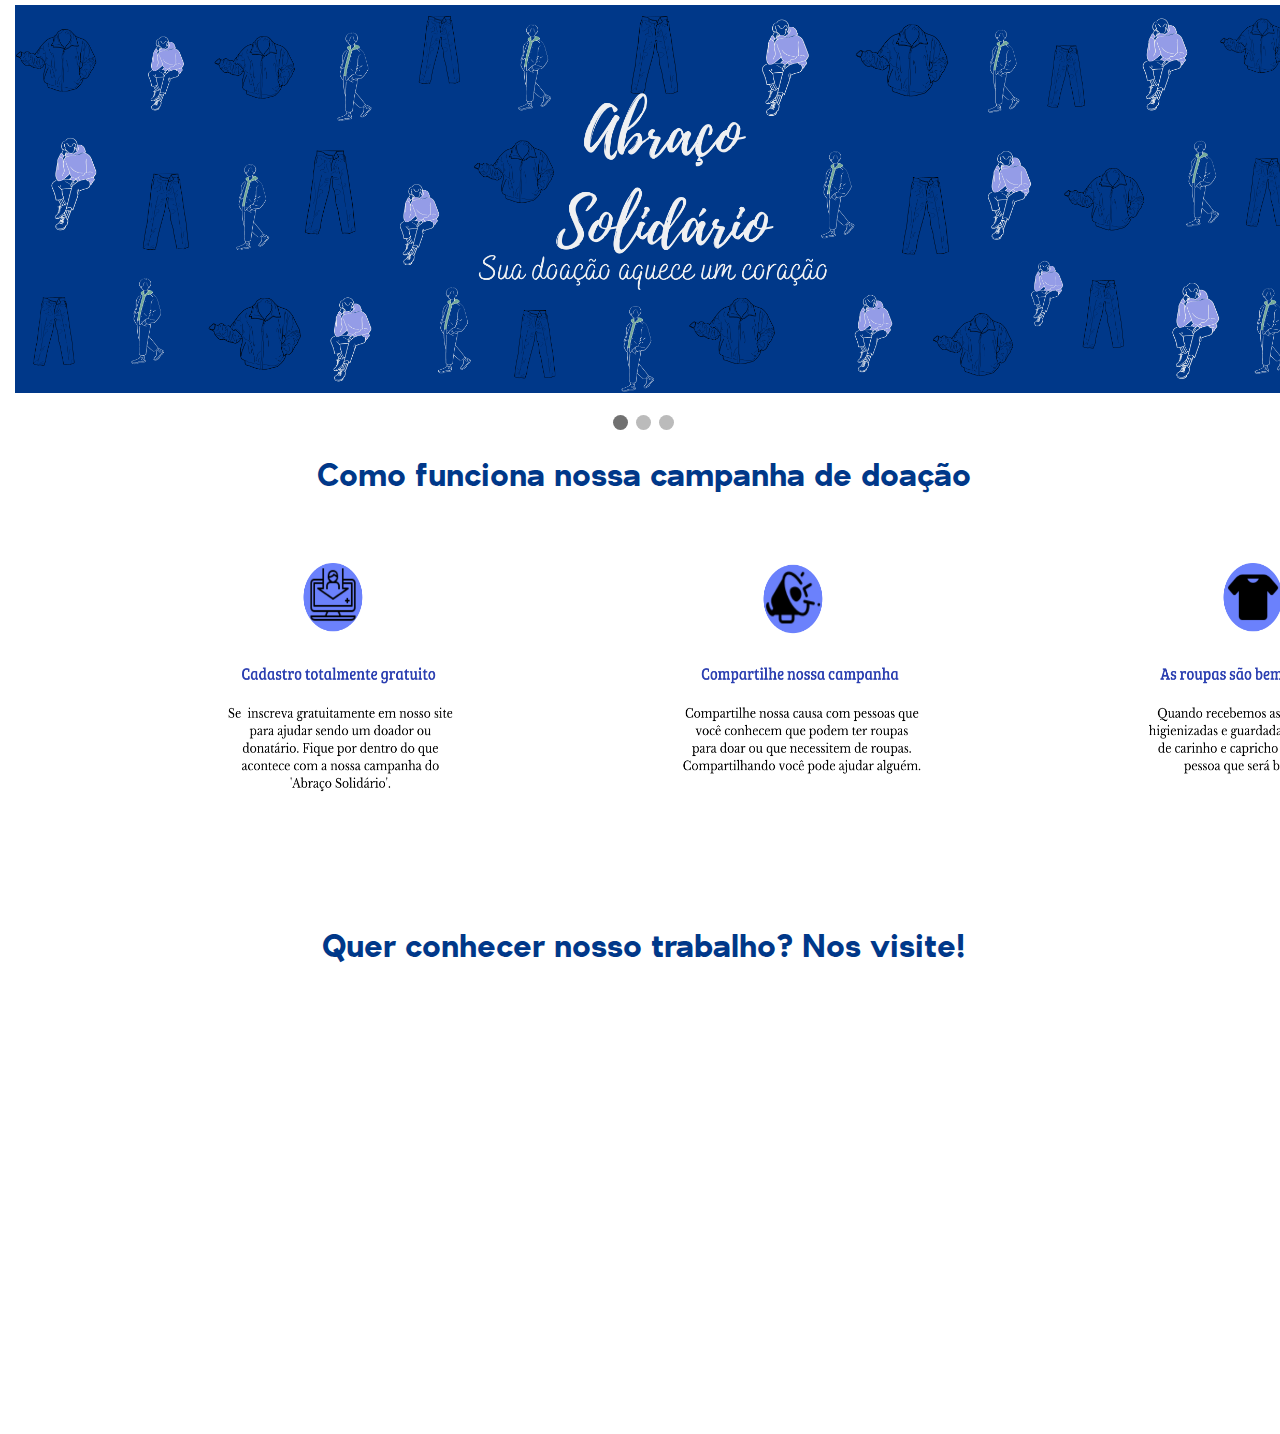
<file: banner.html>
<!DOCTYPE html>
<html lang="pt-br">



  <head>

    <meta charset="utf-8">
     <meta name="viewport" content="width-device-width, initial-scale=1.0">
     <link rel="stylesheet" type="text/css" href="" media="screen"> 
 
      <title></title>



<style type="text/css">
  
@font-face {
  font-family: "Antapani";
  src: url("fontes/Antapani-ExtraBold.otf");
}

@font-face {
  font-family: "Nunito";
  src: url("fontes/Nunito-Regular.ttf");
}


body {

margin-left: 15px;
margin-top: 5px;

}

#visita {
    font-family: "Antapani";
}

#banner {


  margin-top: -100px;
  margin-left: -1%;
}

#icones {


display: flex;
width: 500%;
margin-left: 7%;

}

#titulo {
    font-family: "Antapani";
}


h1 {

   color:#003889;

}


* {box-sizing:border-box}

/* Slideshow container */
.slideshow-container {
  max-width: 1000px;
  position: relative;
  margin: auto;
}

/* Hide the images by default */
.mySlides {
  display: none;
}

/* Next & previous buttons */
.prev, .next {
  cursor: pointer;
  position: absolute;
  top: 50%;
  width: auto;
  margin-top: -22px;
  padding: 16px;
  color: white;
  font-weight: bold;
  font-size: 18px;
  transition: 0.6s ease;
  border-radius: 0 3px 3px 0;
  user-select: none;
}

/* Position the "next button" to the right */
.next {
  right: 0;
  border-radius: 3px 0 0 3px;
}

/* On hover, add a black background color with a little bit see-through */
.prev:hover, .next:hover {
  background-color: rgba(0,0,0,0.8);
}

/* Caption text */
.text {
  color: #f2f2f2;
  font-size: 15px;
  padding: 8px 12px;
  position: absolute;
  bottom: 8px;
  width: 100%;
  text-align: center;
}

/* Number text (1/3 etc) */
.numbertext {
  color: #f2f2f2;
  font-size: 12px;
  padding: 8px 12px;
  position: absolute;
  top: 0;
}

/* The dots/bullets/indicators */
.dot {
  cursor: pointer;
  height: 15px;
  width: 15px;
  margin: 0 2px;
  background-color: #bbb;
  border-radius: 50%;
  display: inline-block;
  transition: background-color 0.6s ease;
}

.active, .dot:hover {
  background-color: #717171;
}

/* Fading animation */
.fade {
  -webkit-animation-name: fade;
  -webkit-animation-duration: 1.5s;
  animation-name: fade;
  animation-duration: 1.5s;
}

@-webkit-keyframes fade {
  from {opacity: .4}
  to {opacity: 1}
}

@keyframes fade {
  from {opacity: .4}
  to {opacity: 1}
}





form {


margin-left: 30px;

}

</style>







</head>






        <body>



<!-- Slideshow container -->
  <!-- Full-width images with number and caption text -->
  <div class="mySlides fade">
    <div class="numbertext"></div>
    <img src="imagens/index 1.png" style="width: 103%">
    <div class="text"></div>
  </div>

  <div class="mySlides fade">
    <div class="numbertext"></div>
    <img src="imagens/index 2.png" style="width: 103%">
    <div class="text"></div>
  </div>

  <div class="mySlides fade">
    <div class="numbertext"></div>
    <img src="imagens/index 3.png" style="width: 103%" >
    <div class="text"></div>
  </div>


  <!-- Next and previous buttons -->
  <a class="prev" onclick="plusSlides(-1)">&#10094;</a>
  <a class="next" onclick="plusSlides(1)">&#10095;</a>
</div>
<br>

<!-- The dots/circles -->
<div style="text-align:center">
  <span class="dot" onclick="currentSlide(1)"></span>
  <span class="dot" onclick="currentSlide(2)"></span>
  <span class="dot" onclick="currentSlide(3)"></span>
 
</div>



<script type="text/javascript">
  


var slideIndex = 1;
showSlides(slideIndex);

// Next/previous controls
function plusSlides(n) {
  showSlides(slideIndex += n);
}

// Thumbnail image controls
function currentSlide(n) {
  showSlides(slideIndex = n);
}

function showSlides(n) {
  var i;
  var slides = document.getElementsByClassName("mySlides");
  var dots = document.getElementsByClassName("dot");
  if (n > slides.length) {slideIndex = 1}
  if (n < 1) {slideIndex = slides.length}
  for (i = 0; i < slides.length; i++) {
      slides[i].style.display = "none";
  }
  for (i = 0; i < dots.length; i++) {
      dots[i].className = dots[i].className.replace(" active", "");
  }
  slides[slideIndex-1].style.display = "block";
  dots[slideIndex-1].className += " active";
}



</script>









       
        



          <div id="titulo">

 
              <center><h1>Como funciona nossa campanha de doação</h1></center>

 
           </div>

           <br>

        

      <div id="icones">
         
          <img src="imagens/cadastro1.png" width="460" height="300" id="cadastro">

          
            <img  src="imagens/compartilhe.png" width="460"  height="300" id="compartilhe" >

           
          <img src="imagens/roupadoacao.png" width="460" height="300" id="roupa" >

       </div>


     
         <br>
         <br>
         <br>
         <br>


         <center>

            <h1 id="visita">Quer conhecer nosso trabalho? Nos visite!</h1>

            <br>
            <br>

        <div>


      <iframe src="https://www.google.com/maps/embed?pb=!1m18!1m12!1m3!1d916.1807891530266!2d-46.746684009211144!3d-23.289506986024076!2m3!1f0!2f0!3f0!3m2!1i1024!2i768!4f13.1!3m3!1m2!1s0x94cee6d2c047d017%3A0x32f661385dff2f49!2sEtec%20de%20Francisco%20Morato!5e0!3m2!1spt-BR!2sbr!4v1636809968230!5m2!1spt-BR!2sbr" width="1000" height="400" style="border:0;" allowfullscreen="" loading="lazy"></iframe>

        </div>

        <center>


  
       </body>



</html>
</file>
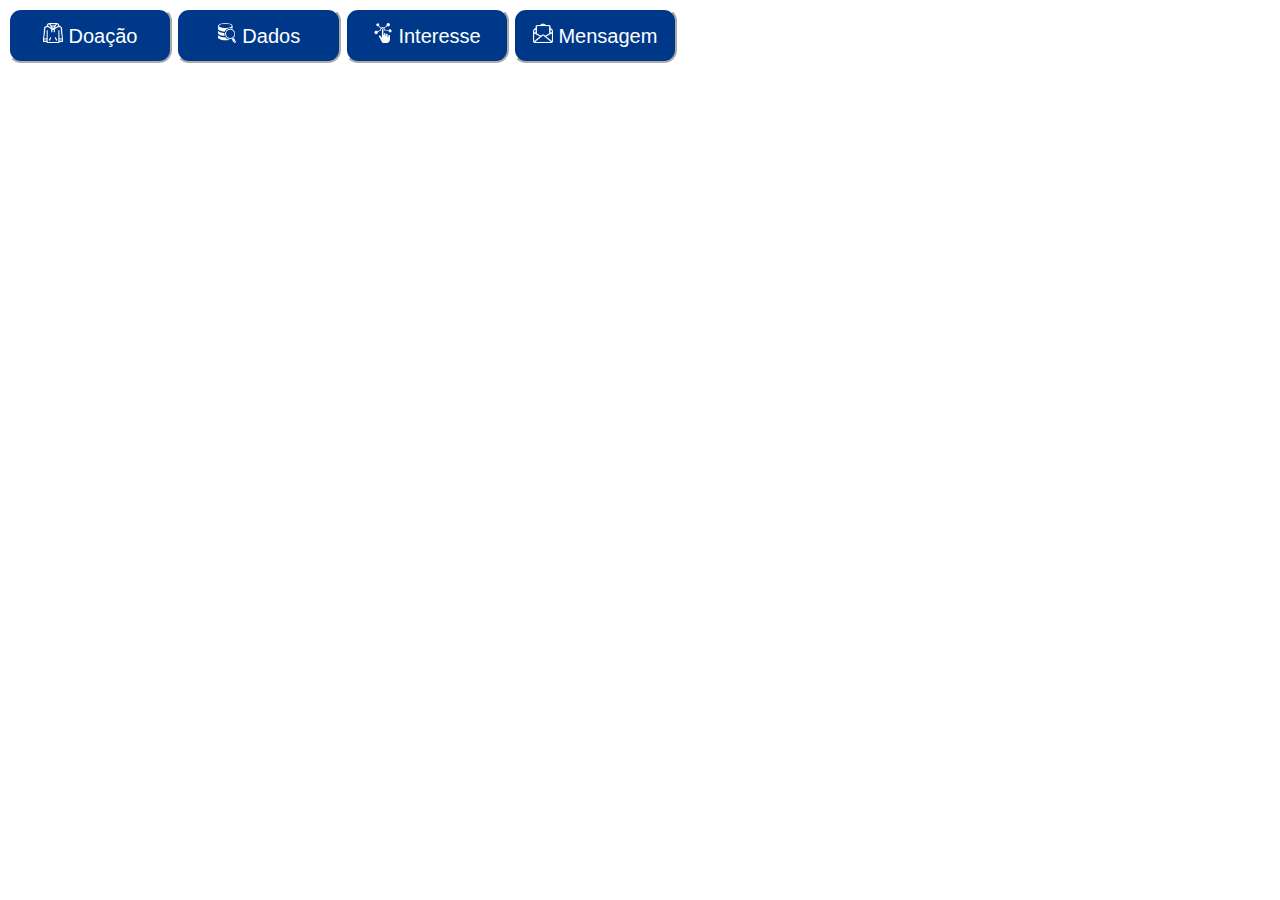
<file: botoes.html>
<!DOCTYPE html>
<html>
<head>
	<meta charset="utf-8">
	<title></title>

	<style type="text/css">
		.doação{
			width: 13%;
			height: 55px;
			background-color: #003889;
			color: white;
			border-radius: 13px;
			font-size: 20px;
			font-family: sans-serif;
			border-color: white;


		}

		.dados{
			width: 13%;
			height: 55px;
			background-color: #003889;
			color: white;
			border-radius: 13px;
			font-size: 20px;
			font-family: sans-serif;
			border-color: white;
		}

		.interesse{
			width: 13%;
			height: 55px;
			background-color: #003889;
			color: white;
			border-radius: 13px;
			font-size: 20px;
			font-family: sans-serif;
			border-color: white;
		}

		.mensagem{
			width: 13%;
			height: 55px;
			background-color: #003889;
			color: white;
			border-radius: 13px;
			font-size: 20px;
			font-family: sans-serif;
			border-color: white;
		}


	</style>
</head>
<body>

	<button class="doação"><img src="imagens/moletom-com-capuz.png" width="20px"; height="20px">     Doação</button>

	<button class="dados"><img src="imagens/pesquisando-dados-no-banco-de-dados.png" width="20px"; height="20px">     Dados</button>

	<button class="interesse"><img src="imagens/interativo.png" width="20px"; height="20px">     Interesse</button>

	<button class="mensagem"><img src="imagens/mensagem.png" width="20px"; height="20px">     Mensagem</button>

</body>
</html>
</file>
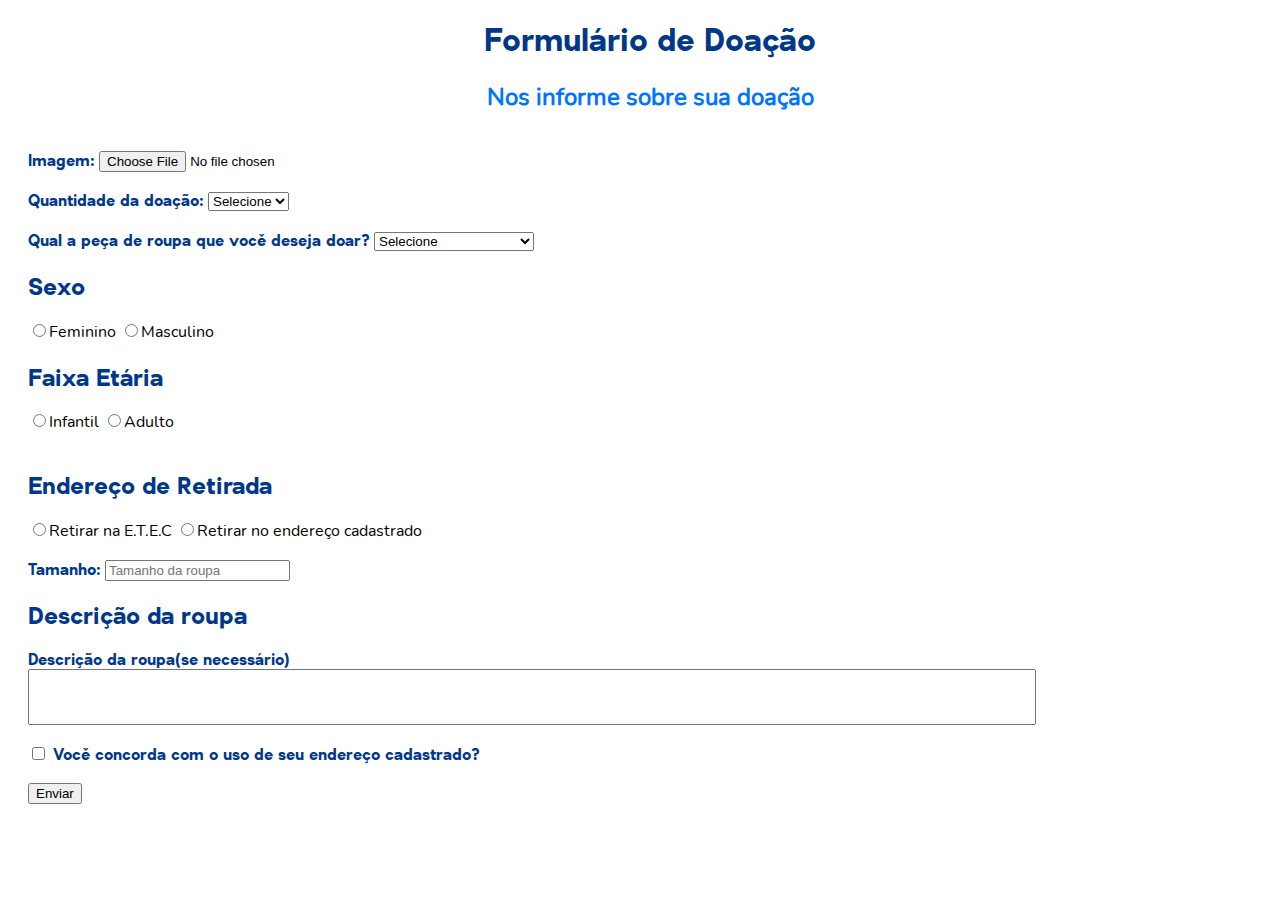
<file: formdoacao.html>
<!DOCTYPE html>
<html lang="pt-br">
<head>
	<style type="text/css">
		@font-face { 
			font-family:"Antapani";
			src: url("fontes/Antapani-ExtraBold.otf");
		}
		
		@font-face { 
			font-family: "Nunito";
			src: url("fontes/Nunito-Regular.ttf");
		}

		#titulo {
			font-family: "Antapani";
			color: #003889;
			text-align: center;
		}

		#subtitulo {
			font-family: "Nunito";
			text-align: center;
			color: #0074FF;
		}

		label {
			font-family:"Antapani";
			color: #003889;
		}

		h2 {
			font-family:"Antapani";
			color: #003889;
		}

		.fonte2 {
			font-family:"Nunito";
		}

		#geral {
			margin-left: 20px;
		}


	</style>
	<meta charset="utf-8">
	<meta name="viewport" content="width-device-width, initial-scale=1.0">
	

	<title>Abraço Solidário - Doação</title>
</head>
<body>
	<div id="geral">
		<div class="campo">


		<h1 id="titulo">Formulário de Doação</h1>
		<h2 id="subtitulo">Nos informe sobre sua doação</h2>
		<br>

		</div class="campo">



		<form>





		<div class="campo">
			
		<label for="imagem"><strong>Imagem:</strong></label>
		<input type="file" name="imagem" id="imagem" required>

		</div class="campo">

		<br>

		<div class="campo">


		<label for= "quantidade"><strong>Quantidade da doação:</strong></label>
			<span class="fonte2">
					<select name="quantidade" required="required">
					<option selected="selected" value="">Selecione</option>
					<option value="1">1</option>
					<option value="2">2</option>
					<option value="3">3</option>
					<option value="4">4</option>
					<option value="5">5</option>
					<option value="6">6</option>
					<option value="7">7</option>
					<option value="8">8</option>
					<option value="9">9</option>
					<option value="10">10</option>
					<option value="11">11</option>
					<option value="12">12</option>
					<option value="13">13</option>
					<option value="14">14</option>
					<option value="15">15</option>
					<option value="16">16</option>
					<option value="17">17</option>
					<option value="18">18</option>
					<option value="19">19</option>
					<option value="20">20</option>

					</select>
			</span>

				
					<div class="campo">

				</div class="campo">

					<br>
					
				<div class="campo">


				<label for= "tipo"><strong>Qual a peça de roupa que você deseja doar?</strong></label>
				<span class="fonte2">
					<select name="quantidade" required="required">
						<option selected="selected" value="">Selecione</option>
						<option value=1>Camiseta</option>
						<option value=2>Shorts</option>
						<option value=3>Calça moletom</option>
						<option value=4>Calça jeans</option>
						<option value=5>Camiseta manga longa</option>
						<option value=6>Blusa de moletom</option>
				
					</select>
				</span>
			<div class ="campo">    
					

					<h2>Sexo</h2>
					<span class="fonte2">
						<input type="radio" name="sexo" value=1>Feminino
						<input type="radio" name="sexo" value=2>Masculino
					</span>

					
				</div class="campo">

				<div class="campo">


					<h2>Faixa Etária</h2>
					<span class="fonte2">
						<input type="radio" name="faixa_etaria" value=1>Infantil
						<input type="radio" name="faixa_etaria" value=2>Adulto
					</span>

					
				</div class="campo">



				<br>



				</div class="campo">
				
				<h2>Endereço de Retirada</h2>

				<span class="fonte2">
					<input type="radio" name="retirada" value=1>Retirar na E.T.E.C
					<input type="radio" name="retirada" value=2>Retirar no endereço cadastrado
				</span>

			
				

				</div class="campo">

				
				<br>

				<div class="campo">
					
					<label for="tamanho"><strong>Tamanho:</strong></label>
					<input type="text" name="tamanho" id="tamanho" placeholder="Tamanho da roupa">
					
					<br>



					</div class="campo">


					<h2>Descrição da roupa</h2>

				<label for="descricao"><strong>Descrição da roupa(se necessário)</strong>
				<input type="text" name="descricao" id="descricao" style="height:50px; width:1000px">

				<br>   



				

				<br>
			
					<label for="autorizacao">
					<input type="checkbox" name="newsletter" id="autorizacao" required>
					<strong>Você concorda com o uso de seu endereço cadastrado?</strong></label>




					
					<div class="campo">
					<br>
			
		<button class="botao" type="submit" value ="Enviar">Enviar</button>




		</form>
	</div>
</body>
</html>
</file>
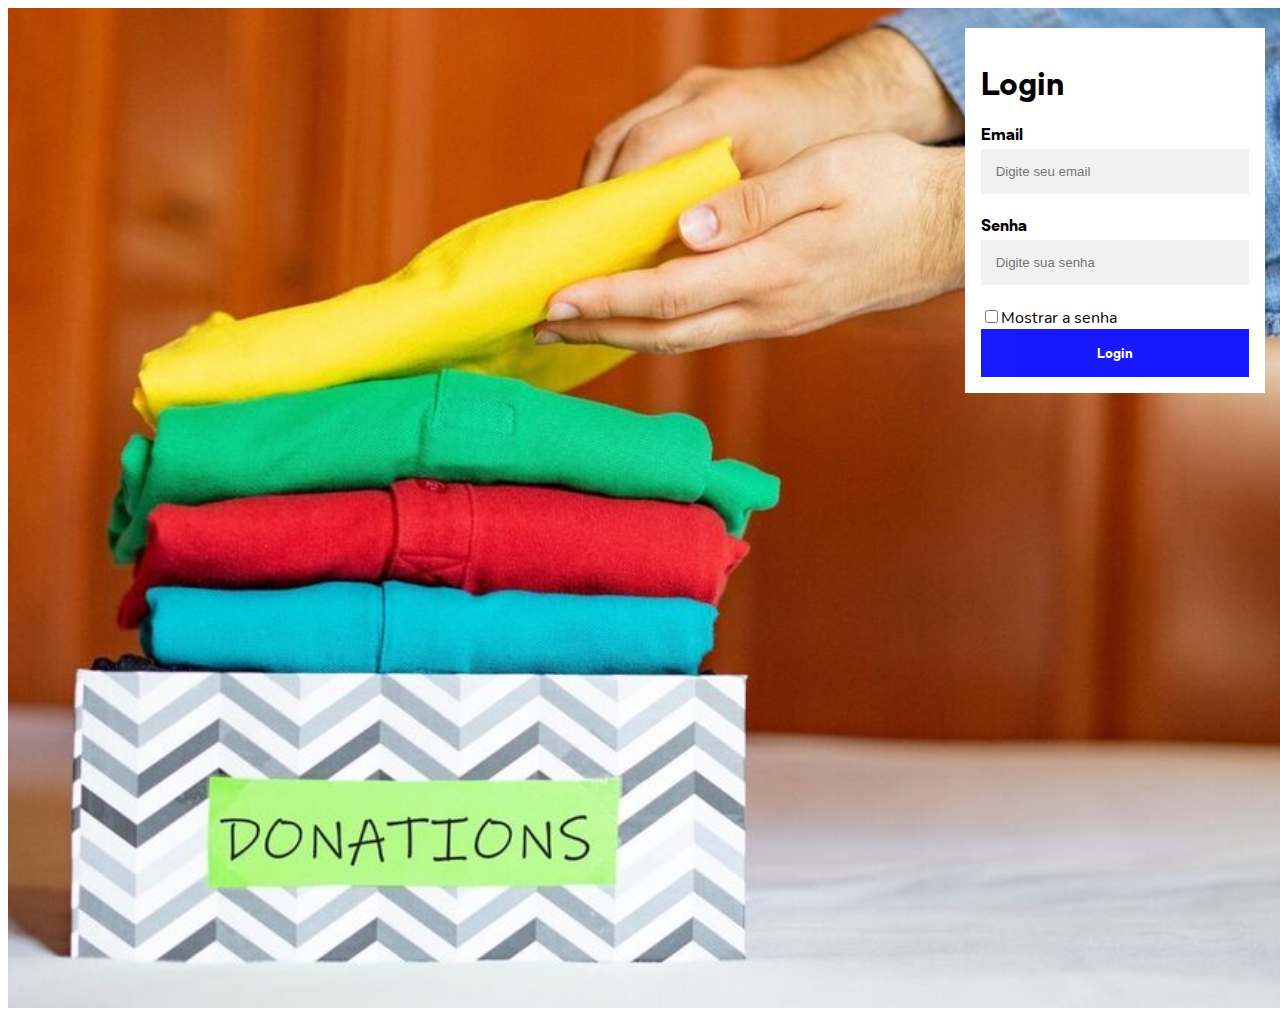
<file: login.html>
<!DOCTYPE>
<html>
  <head>
    <style type="text/css">
      {
        height: 100%;
      }
    
      * {
        box-sizing: border-box;
      }
      
      @font-face {
        font-family: "Antapani";
        src: url("fontes/Antapani-ExtraBold.otf");
      }

      @font-face {
        font-family: "Nunito";
        src: url("fontes/Nunito-Regular.ttf");
      }

      h1 { 
        font-family: "Antapani";
      }

      label {
        font-family: "Antapani";
      }
    
      .bg-img {
        /* The image used */
        background-image: url("imagens/fundo 2_.jpg");
    
        /* Control the height of the image */
        min-height: 1000px;
    
        /* Center and scale the image nicely */
        background-position: center;
        background-repeat: no-repeat;
        background-size: cover;
        position: relative;
        width: 101%;
      }
    
      /* Add styles to the form container */
      .container {
        position: absolute;
        right: 0;
        margin: 20px;
        max-width: 300px;
        padding: 16px;
        background-color: white;
      }
    
      /* Full-width input fields */
      input[type=text],
      input[type=password] {
        width: 100%;
        padding: 15px;
        margin: 5px 0 22px 0;
        border: none;
        background: #f1f1f1;
      }
    
      input[type=text]:focus,
      input[type=password]:focus {
        background-color: #ddd;
        outline: none;
      }
    
      /* Set a style for the submit button */
      .btn {
        background-color: blue;
        color: white;
        padding: 16px 20px;
        border: none;
        cursor: pointer;
        width: 100%;
        opacity: 0.9;
        font-family: "Antapani";
      }

      #show-senha {
        font-family: "Nunito";
      }
    
      .btn:hover {
        opacity: 1;
      }
    </style>


    <script type="text/javascript">
      function myFunction() {
        var x = document.getElementById("senha");
        if (x.type === "password") {
          x.type = "text";
        } else {
          x.type = "password";
        }
      }
    </script>
  </head>
  <body>
    <div class="bg-img">
      <form action="backend/validlogin.php" method="POST" class="container">
        <h1>Login</h1>
    
        <label for="email"><b>Email</b></label>
        <input type="text" name="login" required="required" placeholder="Digite seu email">
    
        <label for="psw"><b>Senha</b></label>
        <input type="password" name="senha" id="senha" required placeholder="Digite sua senha">
        <span id="show-senha">
          <input type="checkbox" onclick="myFunction()">Mostrar a senha</input>
        </span>
        
    
        <button type="submit" class="btn">Login</button>
      </form>
    </div>
  </body>
</html>
</file>
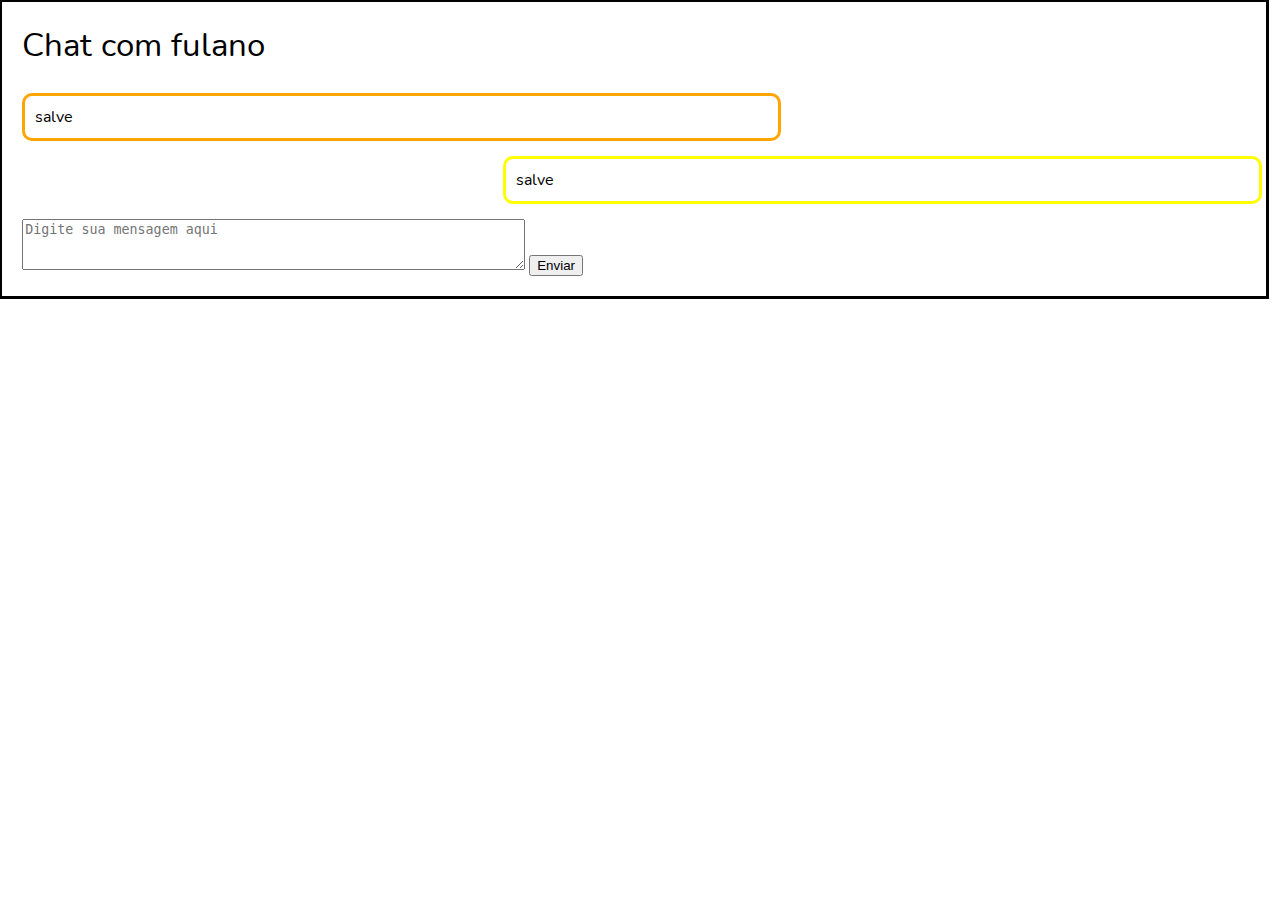
<file: mensagem.html>
<!DOCTYPE html>
<html>
    <head>
        <style type="text/css">

            @font-face{
                font-family: "Antapani";
                src: url("../fontes/Nunito-Regular.ttf");
            }

            #geral{
                width: 100%;
                border-style: solid;
                border-color: black;
                padding-top: 20px;
                padding-bottom: 20px;
                margin-top: -9px;
                margin-left: -9px;
            }

            #fonte{
                font-family: "Antapani";
            }

            #titulo{
                margin-left: 1.6%;
                margin-bottom: 25px;
                font-size: 25pt;
            }

            #msg-1{
                width: 58%;
                margin-left: 1.6%;
                border-style: solid;
                border-color: orange;
                margin-bottom: 15px;
                border-radius: 10px;
                padding-left: 10px;
                padding-top: 10px;
                padding-bottom: 10px;
                padding-right: 10px;
            }


            #msg-2{
                width: 58%;
                margin-left: 39.6%;
                border-style: solid;
                border-color: yellow;
                margin-bottom: 15px;
                padding-right: 10px;
                padding-left: 10px;
                padding-top: 10px;
                border-radius: 10px;
                padding-bottom: 10px;
            }

            #submit{
                margin-left: 1.6%;
            }
        </style>
    </head>
    <body>
        <span id="fonte">
            <div id="geral">
                <div id="titulo">
                    Chat com fulano
                </div>
                <div id="msg-1">
                    salve
               </div>
               <div id="msg-2">
                    salve
               </div>
            <div id="submit">
                <form method="POST" action="backend/enviar.php">
                    <textarea name="mensagem" placeholder="Digite sua mensagem aqui" id="textbox" required="required" cols="60" rows="3" width="100%"></textarea>
                    <input type="submit" value="Enviar" id="botao">
                </form>
            </div>
        </span>
    </body>
</html>
</file>
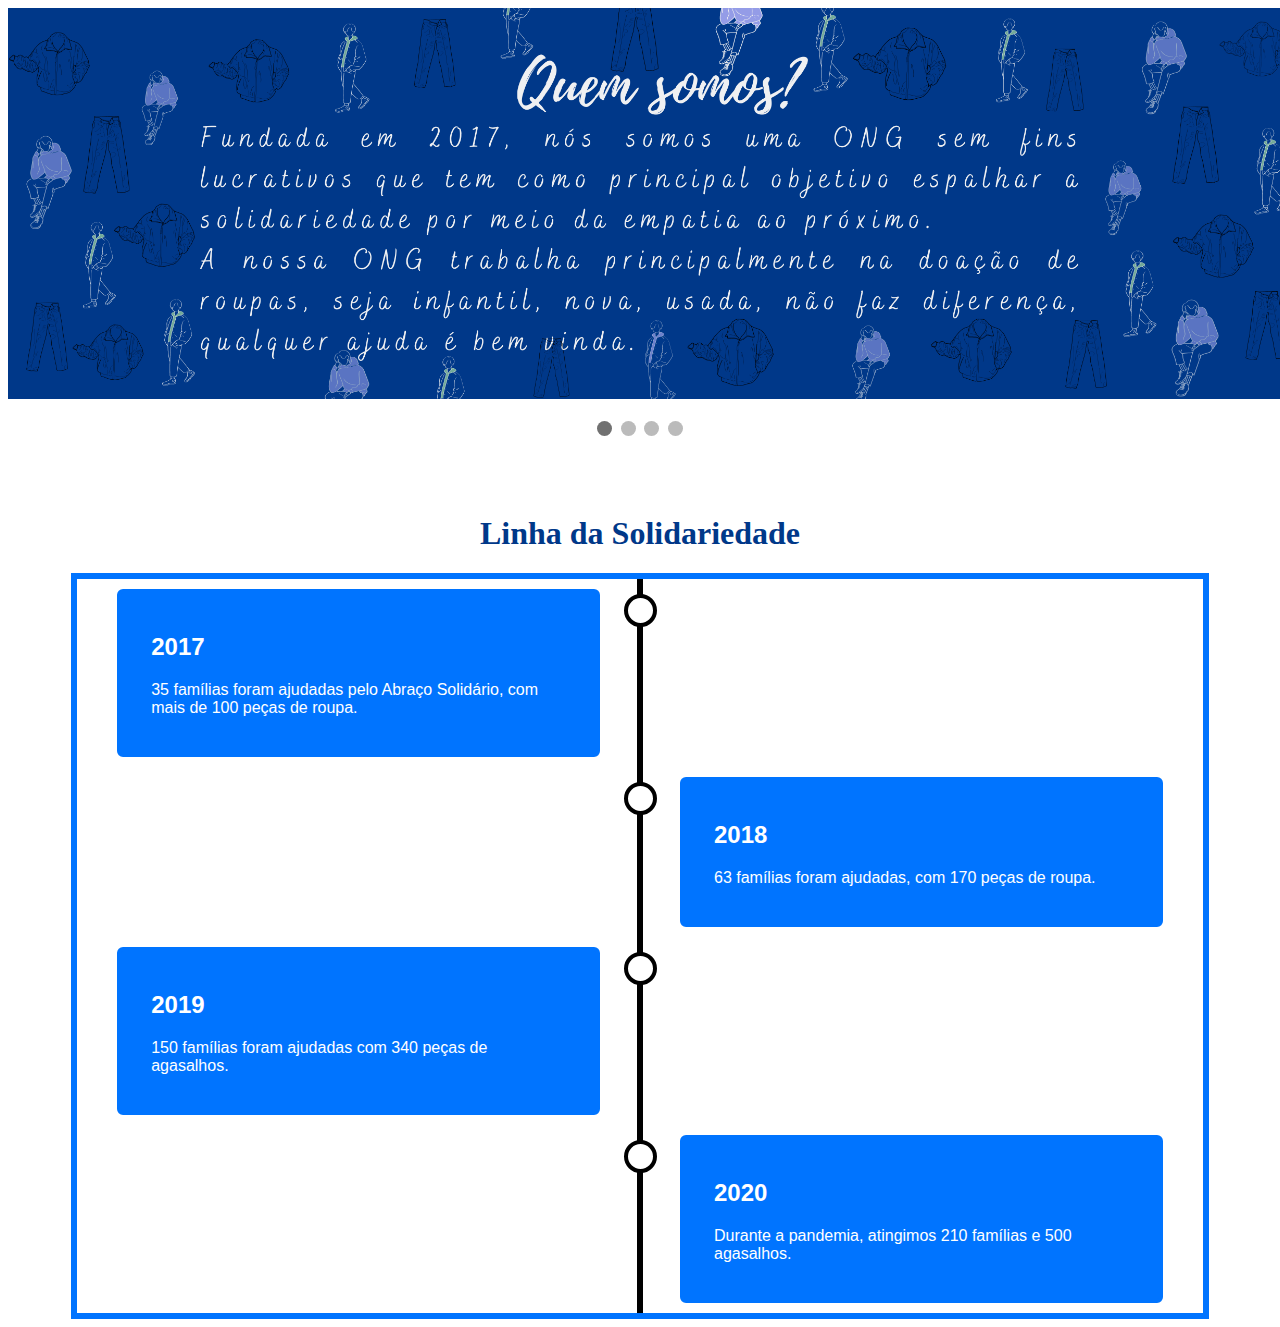
<file: sobrenos.html>
<!DOCTYPE html>
<html lang="pt-br">
<head>
    <meta charset="utf-8">
    <title>Sobre Nós</title>

    <style type="text/css">



    @font-face {
    font-family: Antapani,Verdana;
    src: url("../fontes/Antapani-ExtraBold.otf");
}


         #img1{
             margin-left: 10%;
         }


        #img2{
             float: right;
             margin-top: -20%;
             margin-right: 10%;
        }

        #img3{
            margin-left: 10%;
        }

        #img4{
            float: right;
            margin-top: -19%;
            margin-right: 10%;
        }

   
       #banner {



               margin-top: -10px;
               margin-left: 0.8%;

       }


       * {
  box-sizing: border-box;
}

/* Set a background color */
body {
  
  font-family: Helvetica, sans-serif;
}

/* The actual timeline (the vertical ruler) */
.timeline {
  position: relative;
  max-width: 1200px;
  margin: 0 auto;
}

/* The actual timeline (the vertical ruler) */
.timeline::after {
  content: '';
  position: absolute;
  width: 6px;
  background-color: black;
  top: 0;
  bottom: 0;
  left: 50%;
  margin-left: -3px;
}

/* Container around content */
.container {
  padding: 10px 40px;
  position: relative;
  background-color: inherit;
  width: 50%;
}

/* The circles on the timeline */
.container::after {
  content: '';
  position: absolute;
  width: 25px;
  height: 25px;
  right: -17px;
  background-color: white;
  border: 4px solid black;
  top: 15px;
  border-radius: 50%;
  z-index: 1;
}

/* Place the container to the left */
.left {
  left: 0;
}

/* Place the container to the right */
.right {
  left: 50%;
}

/* Add arrows to the left container (pointing right) */
.left::before {
  content: " ";
  height: 0;
  position: absolute;
  top: 22px;
  width: 0;
  z-index: 1;
  right: 30px;
  border: medium solid white;
  border-width: 10px 0 10px 10px;
  border-color: transparent transparent transparent white;
}

/* Add arrows to the right container (pointing left) */
.right::before {
  content: " ";
  height: 0;
  position: absolute;
  top: 22px;
  width: 0;
  z-index: 1;
  left: 30px;
  border: medium solid white;
  border-width: 10px 10px 10px 0;
  border-color: transparent white transparent transparent;
}

/* Fix the circle for containers on the right side */
.right::after {
  left: -16px;
}

/* The actual content */
.content {
  padding: 20px 30px;
  background-color: #0074FF;
  position: relative;
  border-radius: 6px;
  border: 4px solid #0074FF;
}

/* Media queries - Responsive timeline on screens less than 600px wide */
@media screen and (max-width: 600px) {
/* Place the timelime to the left */
  .timeline::after {
    left: 31px;
  }

/* Full-width containers */
  .container {
    width: 100%;
    padding-left: 70px;
    padding-right: 25px;
  }

/* Make sure that all arrows are pointing leftwards */
  .container::before {
    left: 60px;
    border: medium solid white;
    border-width: 10px 10px 10px 0;
    border-color: transparent white transparent transparent;
  }

/* Make sure all circles are at the same spot */
  .left::after, .right::after {
    left: 15px;
  }

/* Make all right containers behave like the left ones */
  .right {
    left: 0%;
  }
}

#linhadotempo {


border: 6px solid #0074FF;
width: 90%;
margin-left:5%;
color: white;

}

#title {


  color:#003889;
  font-family: "Antapani";
}



* {box-sizing:border-box}

/* Slideshow container */
.slideshow-container {
  max-width: 1000px;
  position: relative;
  margin: auto;
}

/* Hide the images by default */
.mySlides {
  display: none;
}

/* Next & previous buttons */
.prev, .next {
  cursor: pointer;
  position: absolute;
  top: 50%;
  width: auto;
  margin-top: -22px;
  padding: 16px;
  color: white;
  font-weight: bold;
  font-size: 18px;
  transition: 0.6s ease;
  border-radius: 0 3px 3px 0;
  user-select: none;
}

/* Position the "next button" to the right */
.next {
  right: 0;
  border-radius: 3px 0 0 3px;
}

/* On hover, add a black background color with a little bit see-through */
.prev:hover, .next:hover {
  background-color: rgba(0,0,0,0.8);
}

/* Caption text */
.text {
  color: #f2f2f2;
  font-size: 15px;
  padding: 8px 12px;
  position: absolute;
  bottom: 8px;
  width: 100%;
  text-align: center;
}

/* Number text (1/3 etc) */
.numbertext {
  color: #f2f2f2;
  font-size: 12px;
  padding: 8px 12px;
  position: absolute;
  top: 0;
}

/* The dots/bullets/indicators */
.dot {
  cursor: pointer;
  height: 15px;
  width: 15px;
  margin: 0 2px;
  background-color: #bbb;
  border-radius: 50%;
  display: inline-block;
  transition: background-color 0.6s ease;
}

.active, .dot:hover {
  background-color: #717171;
}

/* Fading animation */
.fade {
  -webkit-animation-name: fade;
  -webkit-animation-duration: 1.5s;
  animation-name: fade;
  animation-duration: 1.5s;
}

@-webkit-keyframes fade {
  from {opacity: .4}
  to {opacity: 1}
}

@keyframes fade {
  from {opacity: .4}
  to {opacity: 1}
}









    </style>

</head>
<body>




<!-- Slideshow container -->
  <!-- Full-width images with number and caption text -->
  <div class="mySlides fade">
    <div class="numbertext"></div>
    <img src="imagens/sobre 1.png" style="width: 103%" >
    <div class="text"></div>
  </div>

  <div class="mySlides fade">
    <div class="numbertext"></div>
    <img src="imagens/sobre 2.png" style="width: 103%">
    <div class="text"></div>
  </div>

  <div class="mySlides fade">
    <div class="numbertext"></div>
    <img src="imagens/sobre 3.png" style="width: 103%" >
    <div class="text"></div>
  </div>


  <div class="mySlides fade">
    <div class="numbertext"></div>
    <img src="imagens/sobre 4.png" style="width: 103%">
    <div class="text"></div>
  </div>

  <!-- Next and previous buttons -->
  <a class="prev" onclick="plusSlides(-1)">&#10094;</a>
  <a class="next" onclick="plusSlides(1)">&#10095;</a>
</div>
<br>

<!-- The dots/circles -->
<div style="text-align:center">
  <span class="dot" onclick="currentSlide(1)"></span>
  <span class="dot" onclick="currentSlide(2)"></span>
  <span class="dot" onclick="currentSlide(3)"></span>
  <span class="dot" onclick="currentSlide(4)"></span>
</div>



<script type="text/javascript">
  


var slideIndex = 1;
showSlides(slideIndex);

// Next/previous controls
function plusSlides(n) {
  showSlides(slideIndex += n);
}

// Thumbnail image controls
function currentSlide(n) {
  showSlides(slideIndex = n);
}

function showSlides(n) {
  var i;
  var slides = document.getElementsByClassName("mySlides");
  var dots = document.getElementsByClassName("dot");
  if (n > slides.length) {slideIndex = 1}
  if (n < 1) {slideIndex = slides.length}
  for (i = 0; i < slides.length; i++) {
      slides[i].style.display = "none";
  }
  for (i = 0; i < dots.length; i++) {
      dots[i].className = dots[i].className.replace(" active", "");
  }
  slides[slideIndex-1].style.display = "block";
  dots[slideIndex-1].className += " active";
}



</script>




    <br>
    <br>
    <br>
    

    <center><h1 id="title">Linha da Solidariedade</h1></center>
    

<div id="linhadotempo">


<div class="timeline">
  <div class="container left">
    <div class="content">
      <h2>2017</h2>
      <p>35 famílias foram ajudadas pelo Abraço Solidário, com mais de 100 peças de roupa.</p>
    </div>
  </div>
  <div class="container right">
    <div class="content">
      <h2>2018</h2>
      <p>63 famílias foram ajudadas, com 170 peças de roupa.</p>
    </div>
  </div>
</div>

<div class="timeline">
  <div class="container left">
    <div class="content">
      <h2>2019</h2>
      <p>150 famílias foram ajudadas com 340 peças de agasalhos.</p>
    </div>
  </div>
 

  <div class="container right">
    <div class="content">
      <h2>2020</h2>
      <p>Durante a pandemia, atingimos 210 famílias e 500 agasalhos.</p>
    </div>
  </div>
</div>

</div>


</div>


 
</body>
</html>
</file>
